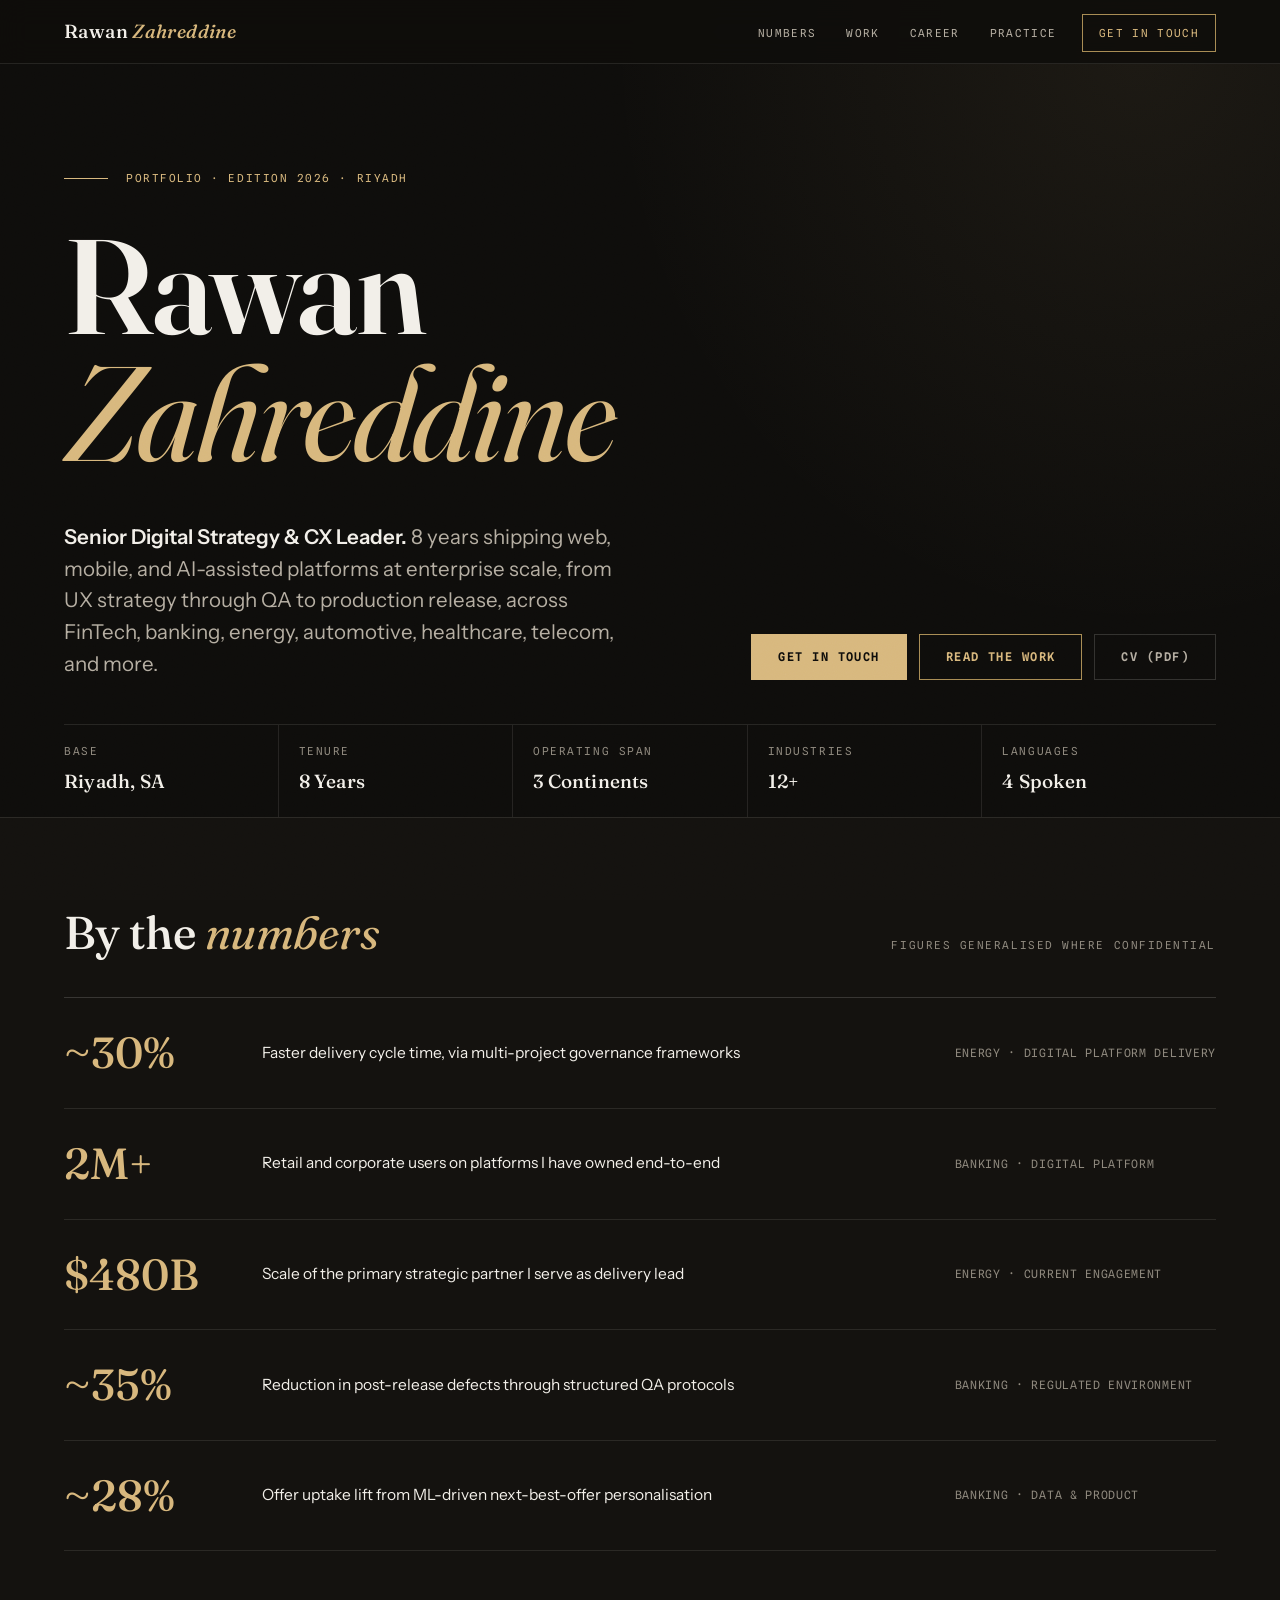
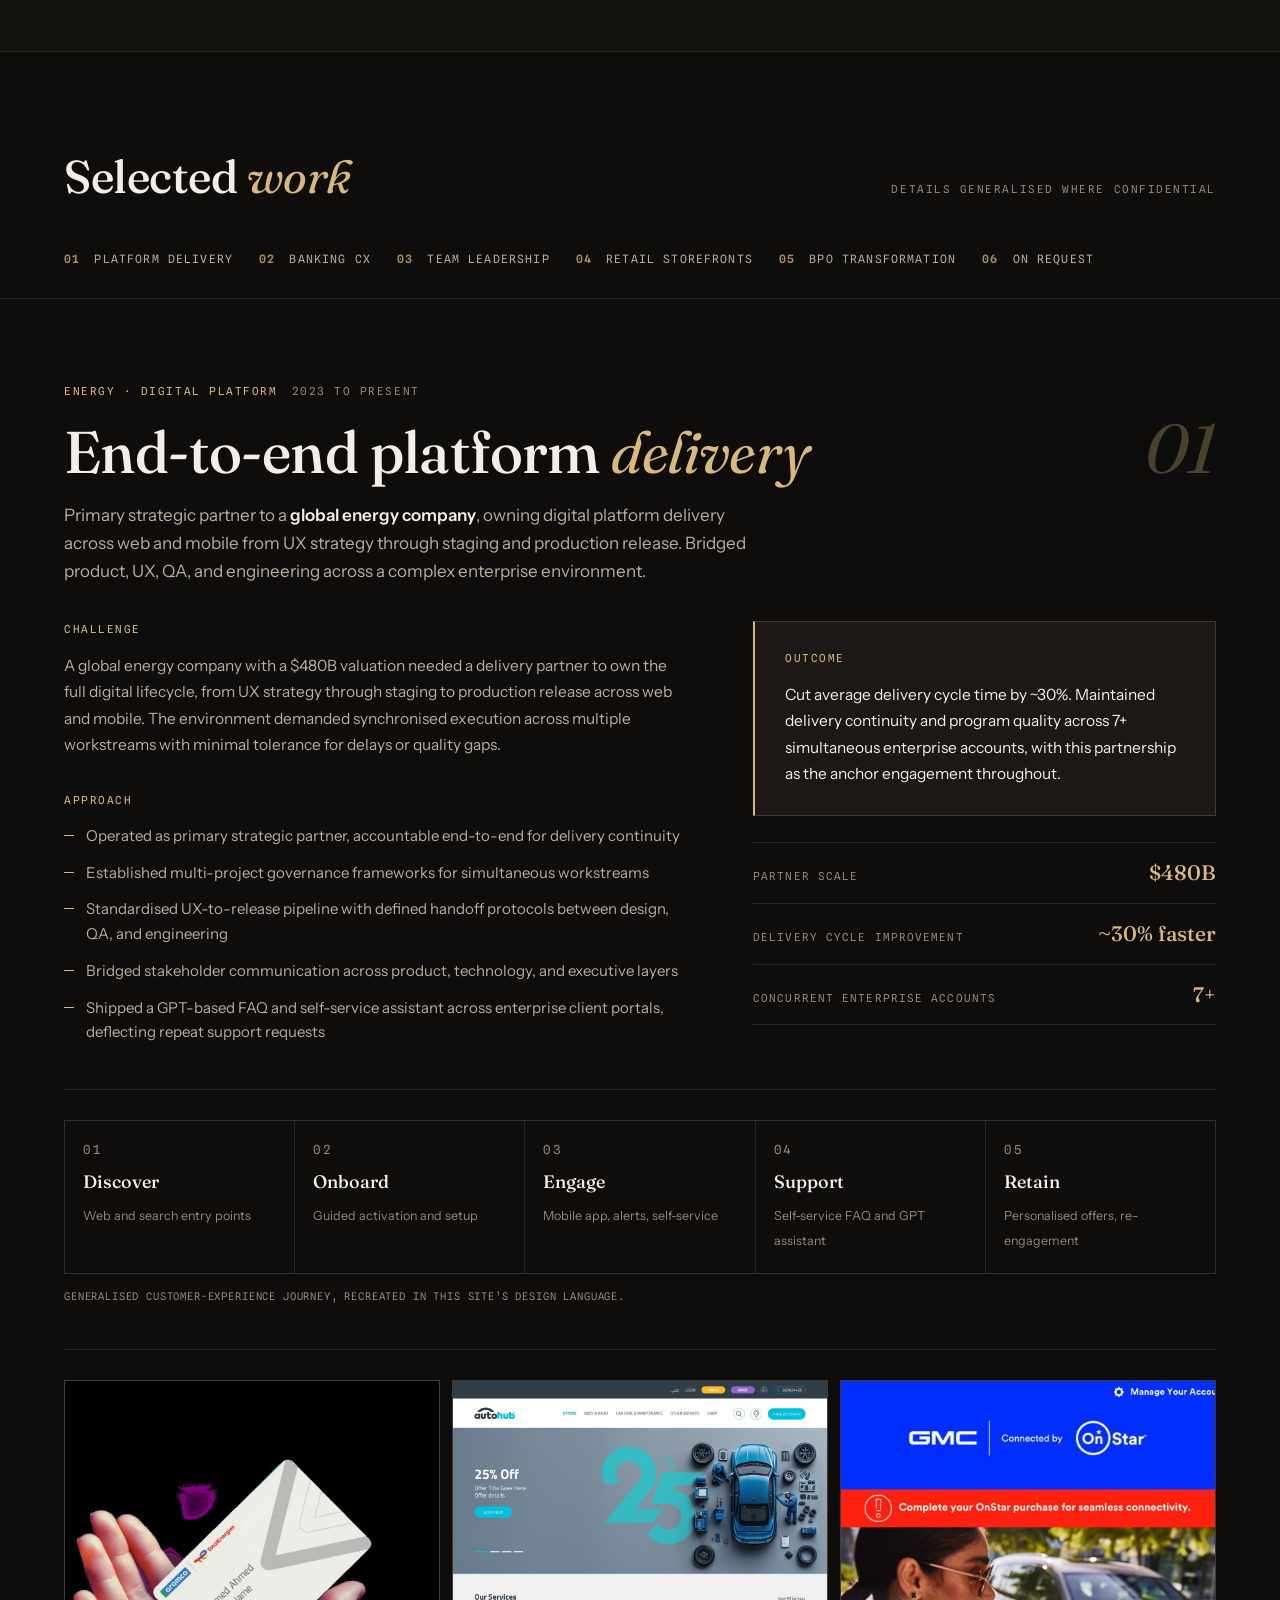
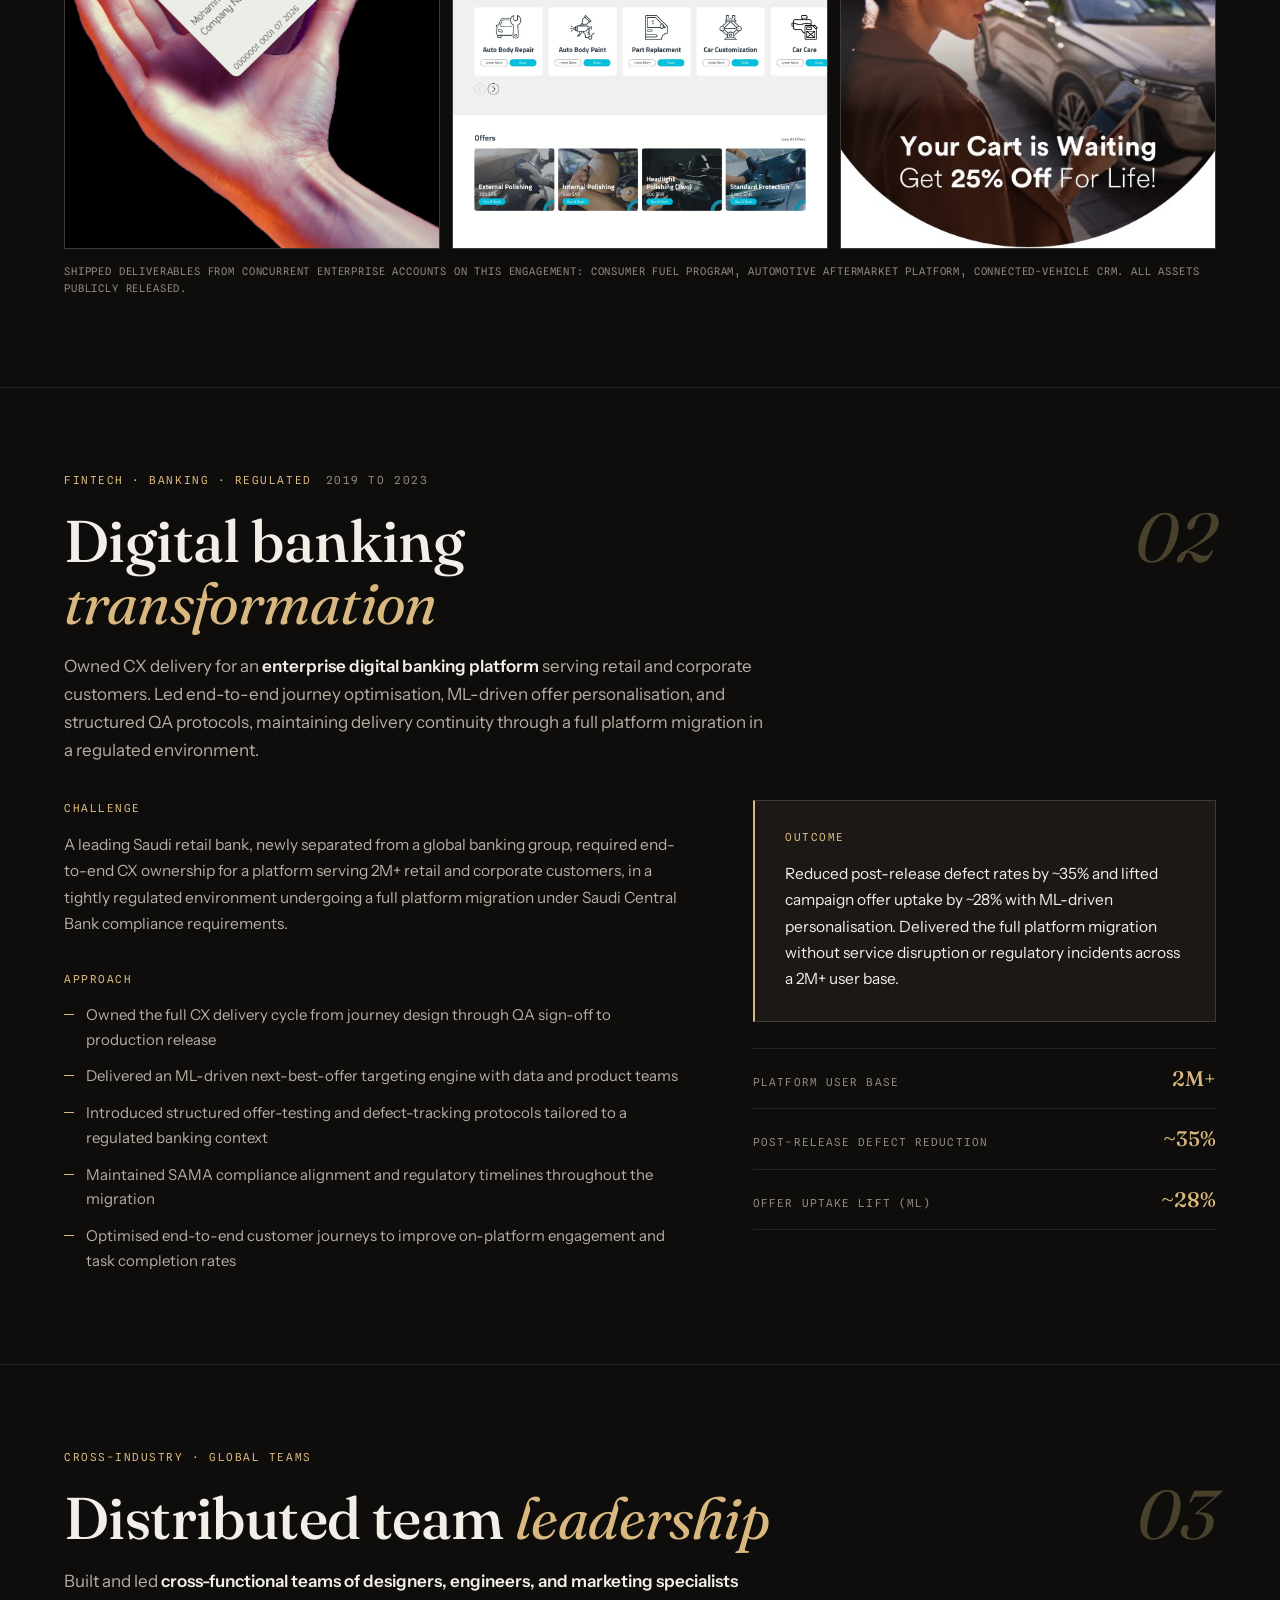
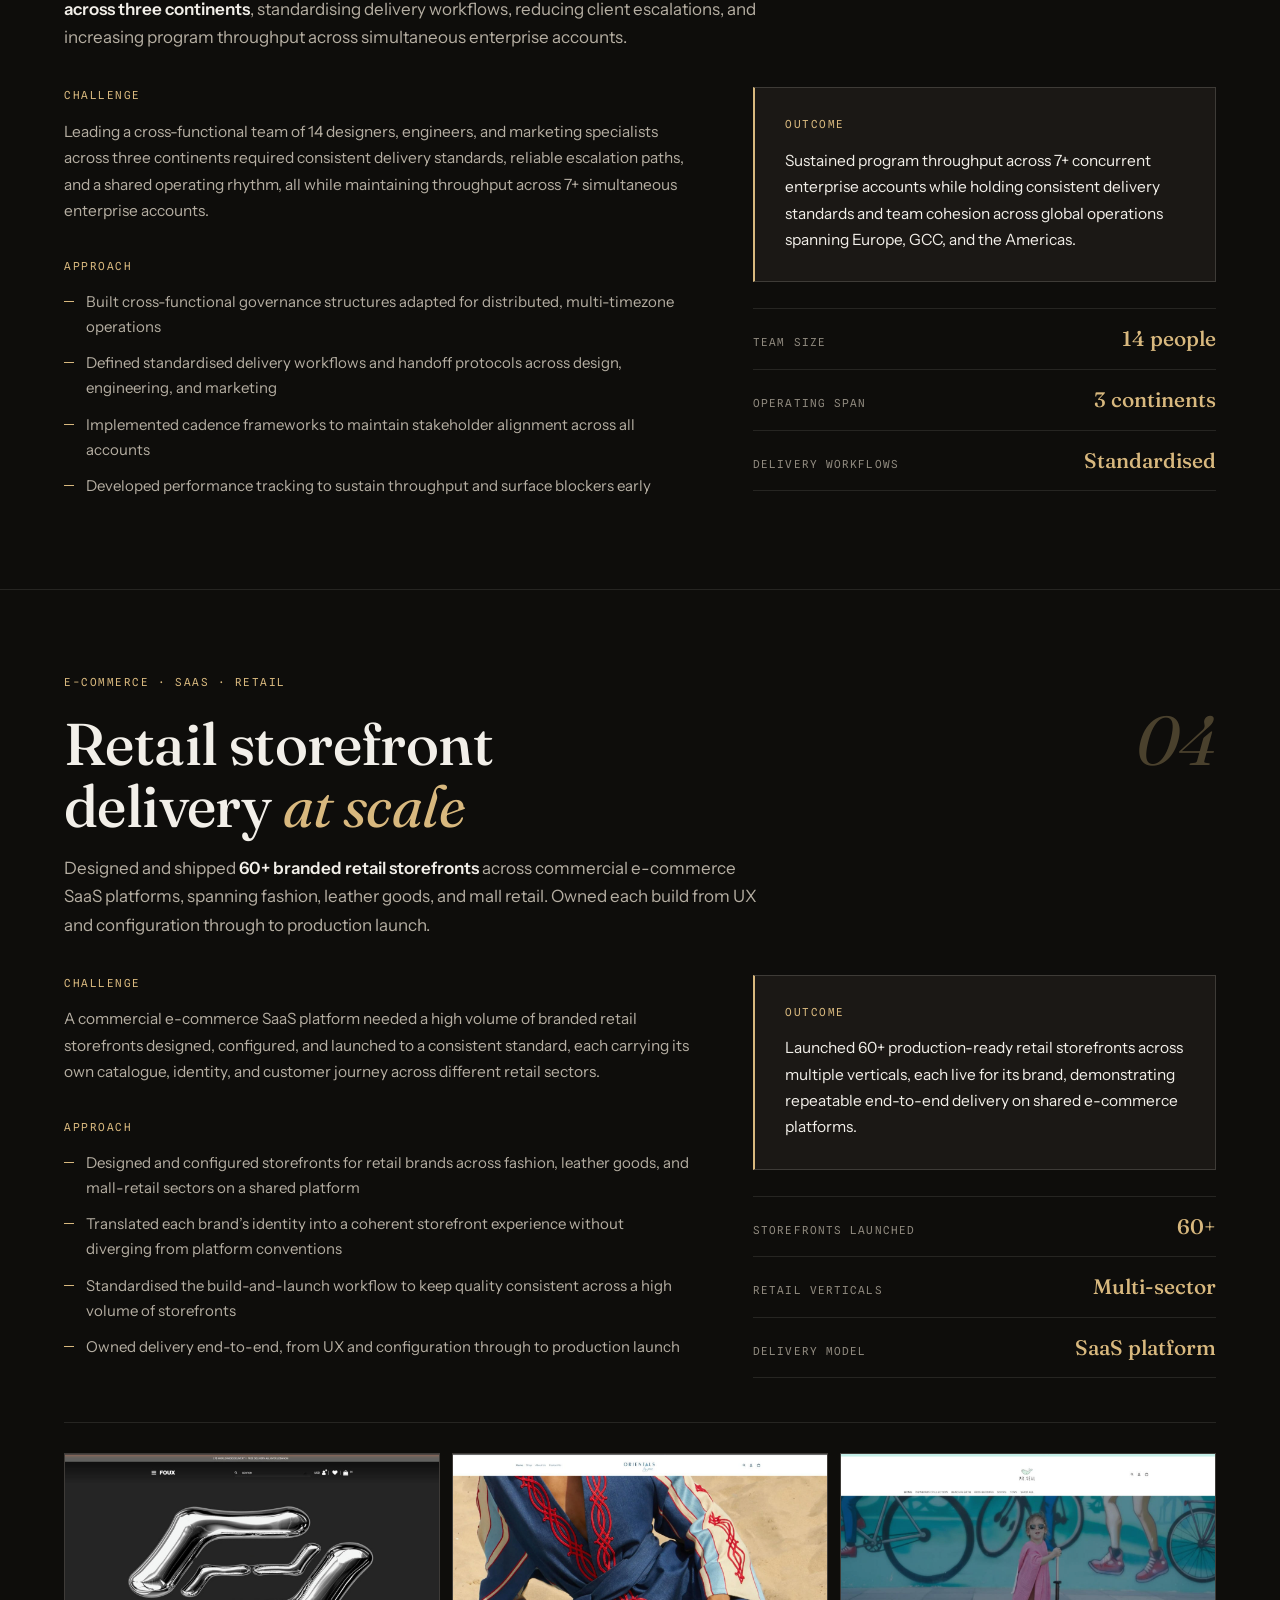
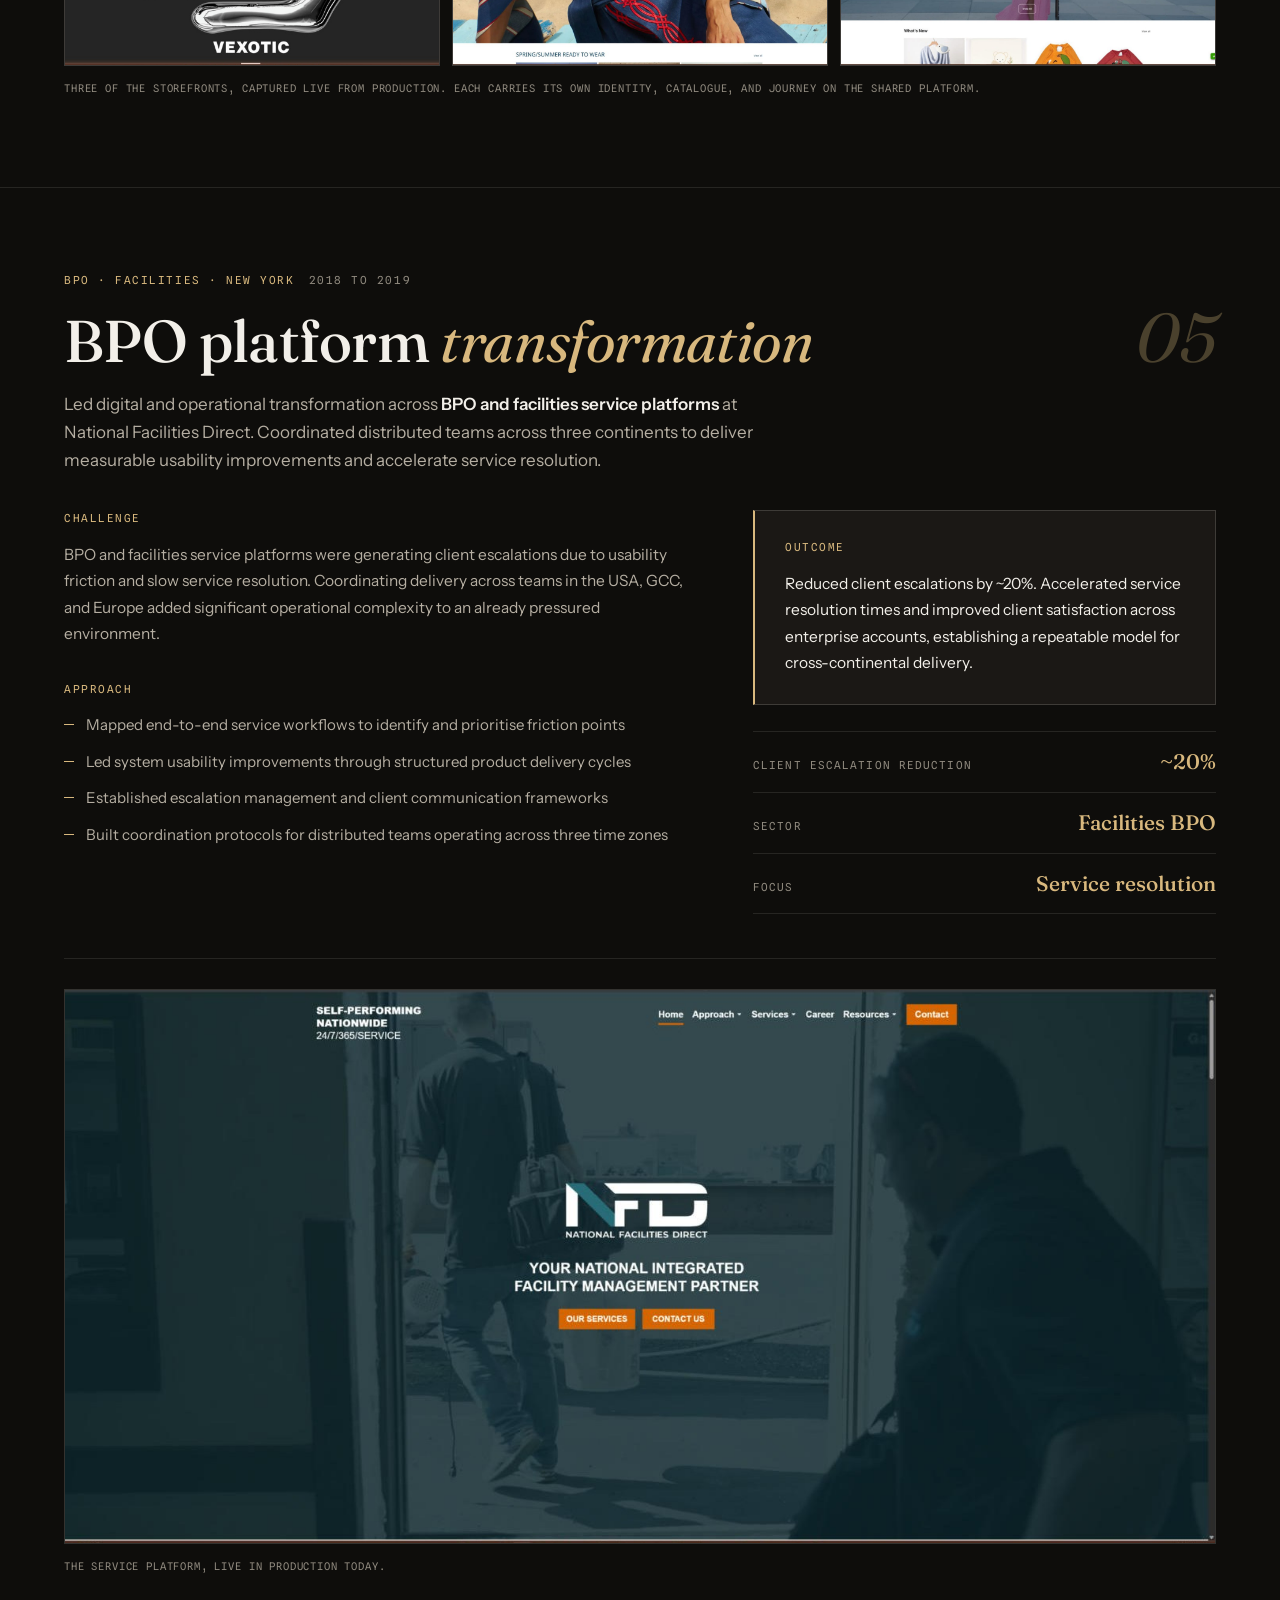
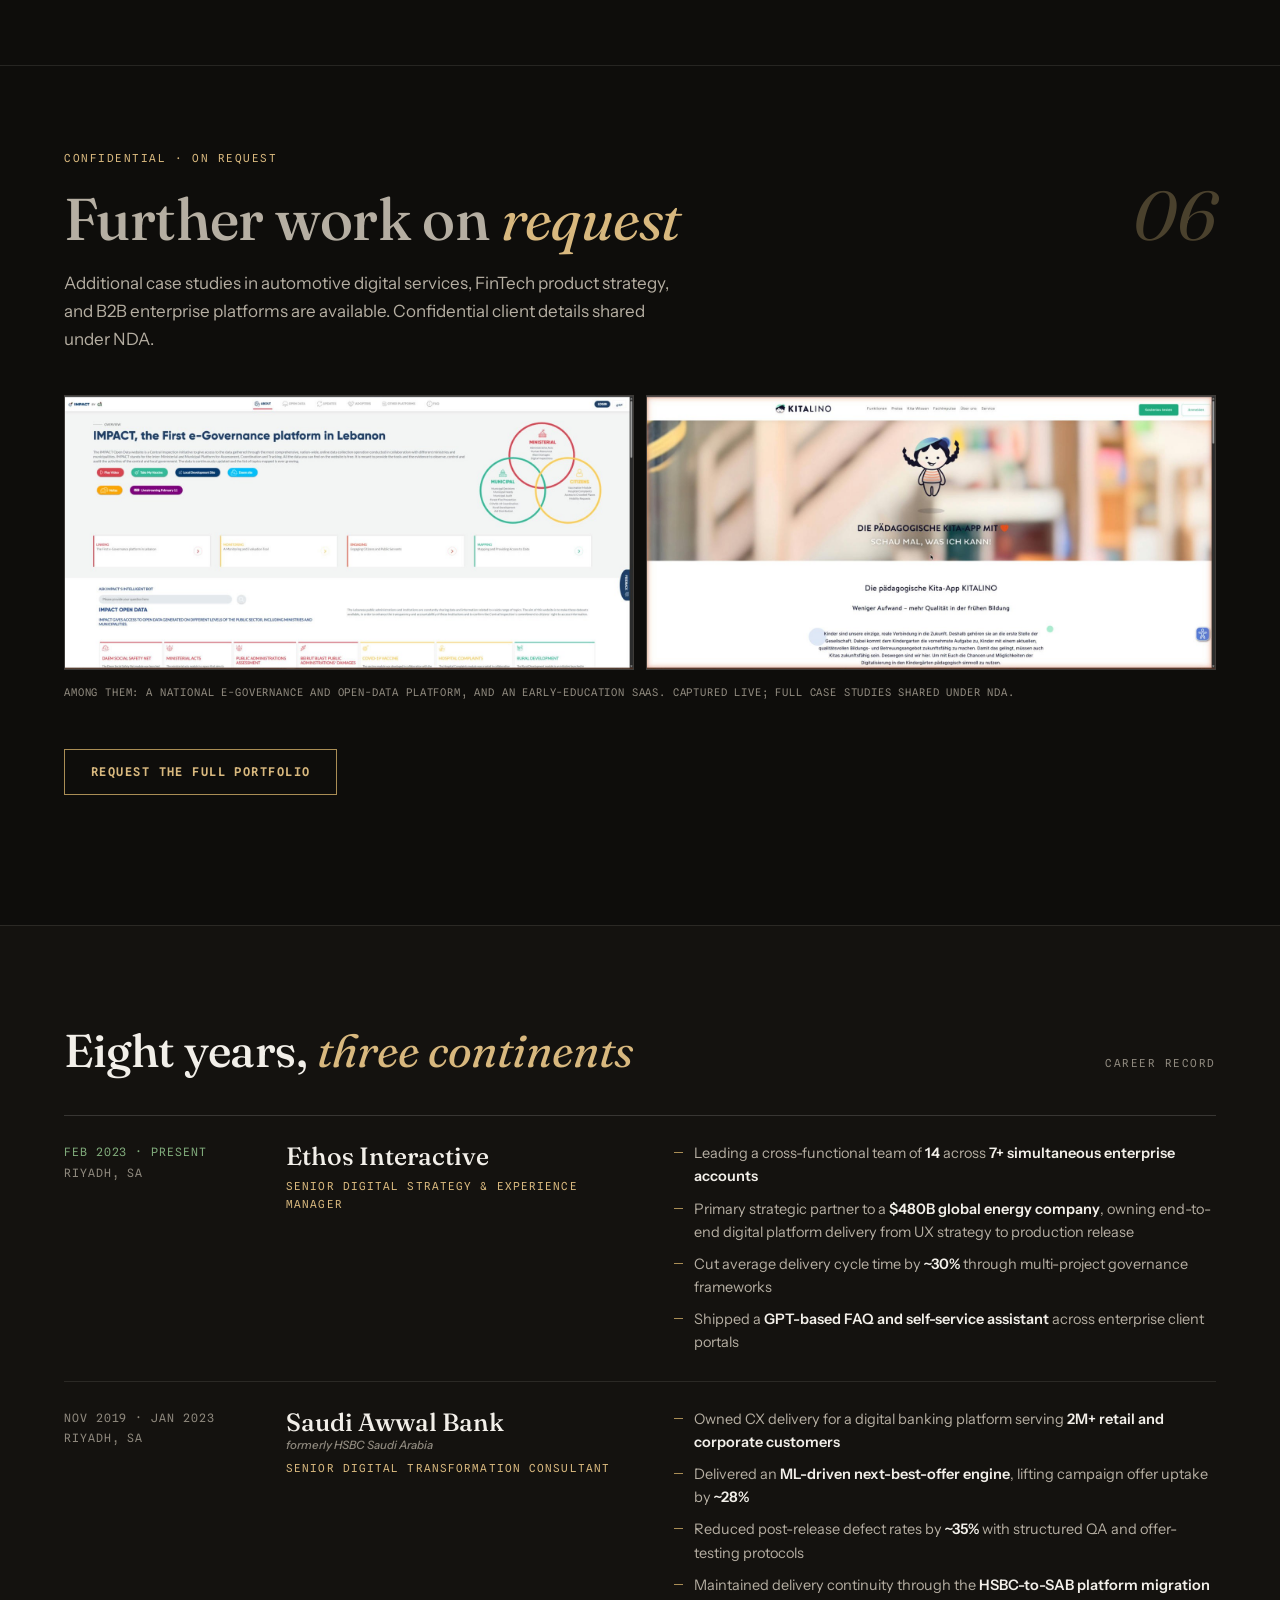
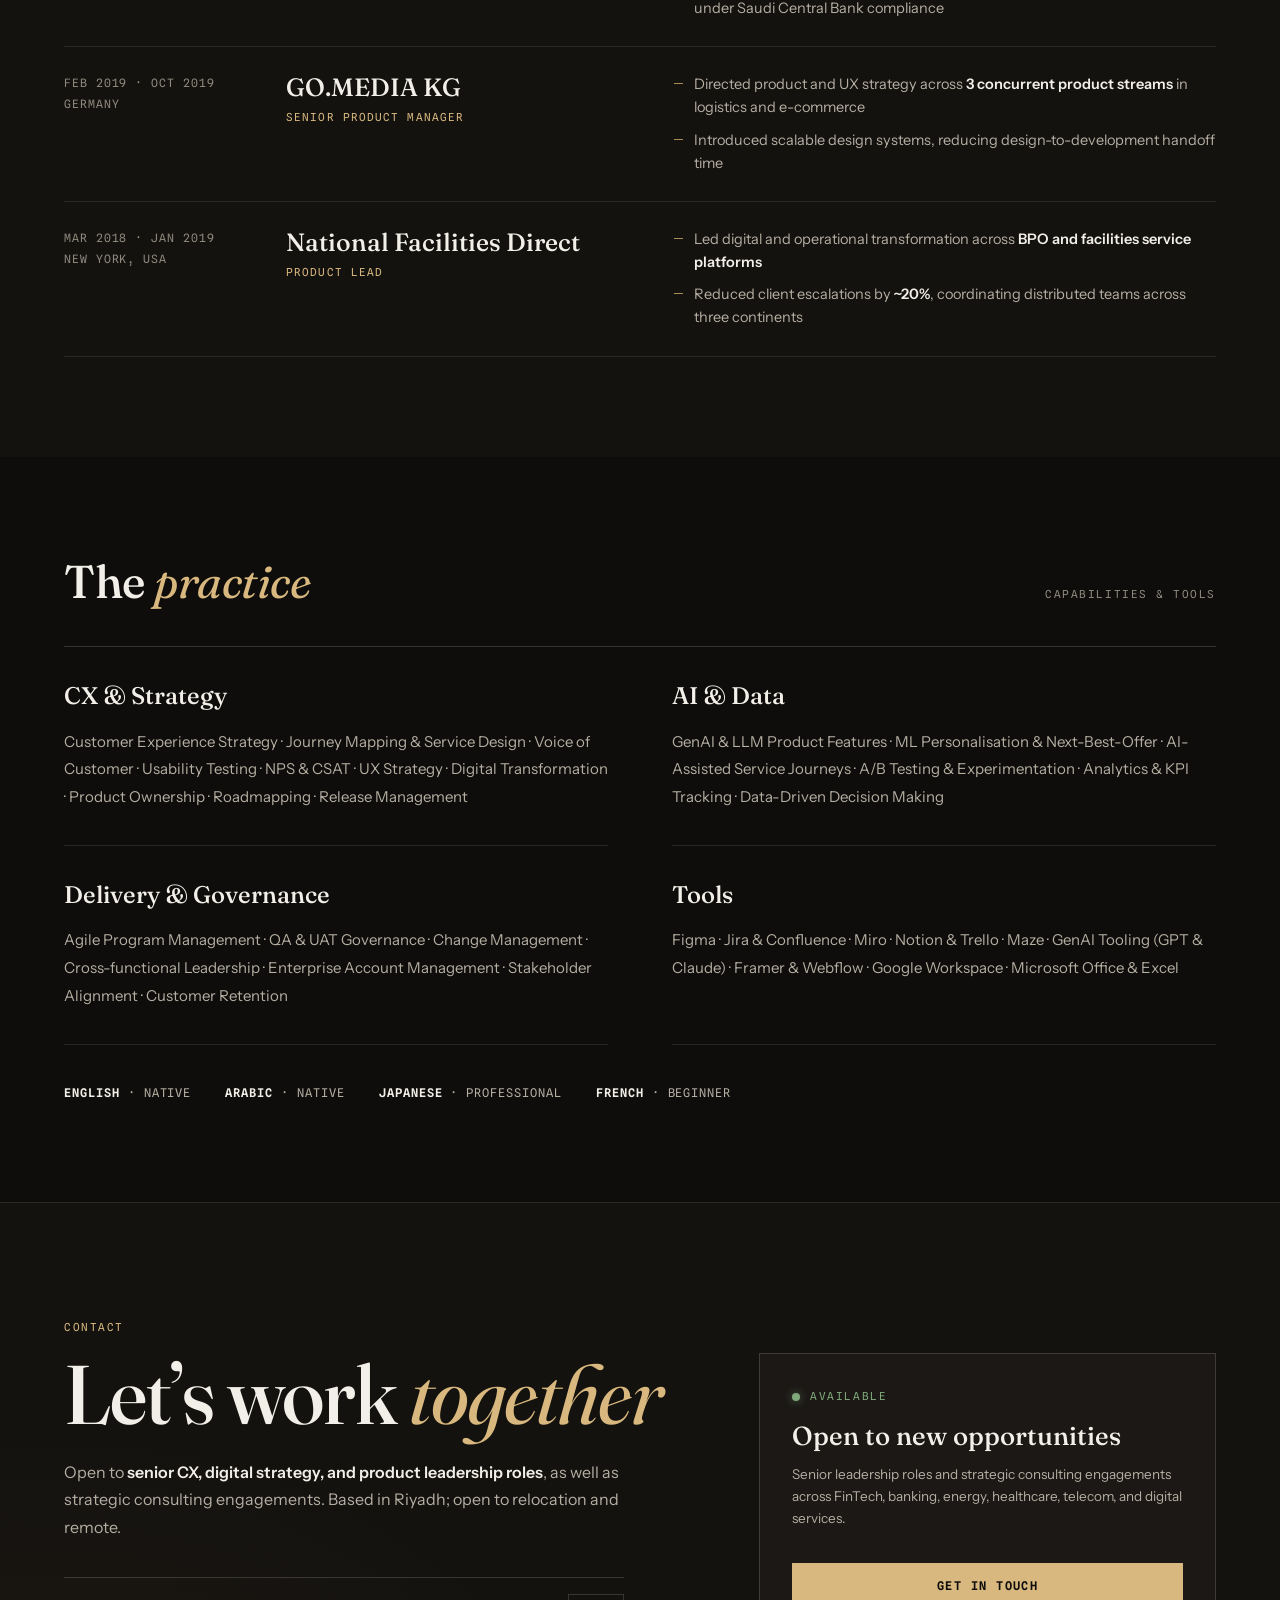
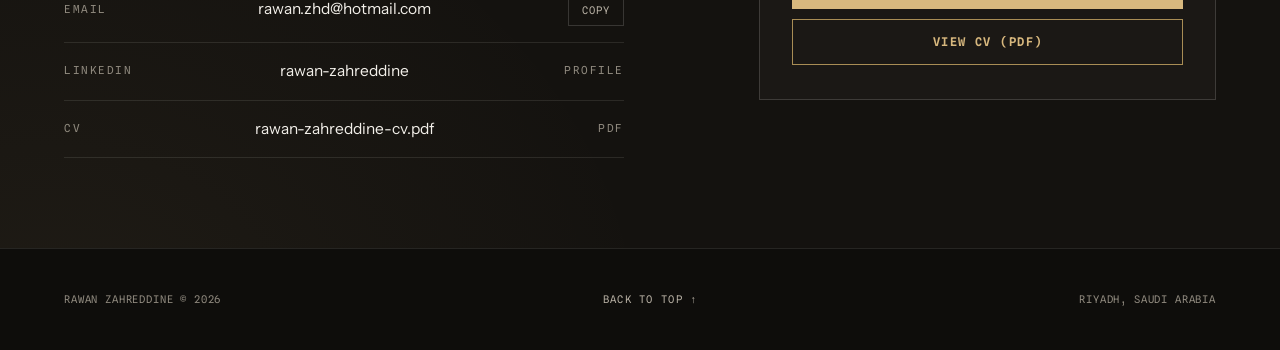
<file: index.html>
<!DOCTYPE html>
<html lang="en" class="js">
<head>
<meta charset="UTF-8"><meta name="viewport" content="width=device-width, initial-scale=1.0">
<title>Rawan Zahreddine · Digital Strategy & CX</title>
<meta name="description" content="Rawan Zahreddine, Senior Digital Strategy & Customer Experience Leader. 8 years shipping web, mobile, and AI-assisted platforms across FinTech, banking, energy, automotive, healthcare, telecom, and more.">
<meta name="robots" content="index, follow, max-image-preview:large, max-snippet:-1">
<meta name="theme-color" content="#0E0D0B">
<link rel="canonical" href="https://rawansportfolio.net/">
<link rel="icon" href="favicon.svg" type="image/svg+xml">
<meta property="og:type" content="website">
<meta property="og:url" content="https://rawansportfolio.net/">
<meta property="og:title" content="Rawan Zahreddine · Digital Strategy & CX">
<meta property="og:description" content="Senior Digital Strategy & CX Leader. 8 years shipping web, mobile, and AI-assisted platforms from UX strategy through production release.">
<meta property="og:image" content="https://rawansportfolio.net/assets/og-image.png">
<meta name="twitter:card" content="summary_large_image">
<link rel="preconnect" href="https://fonts.googleapis.com">
<link rel="preconnect" href="https://fonts.gstatic.com" crossorigin>
<link href="https://fonts.googleapis.com/css2?family=Fraunces:ital,opsz,wght@0,9..144,400;0,9..144,500;0,9..144,600;1,9..144,400&family=Instrument+Sans:wght@400;500;600&family=Spline+Sans+Mono:wght@400;600&display=swap" rel="stylesheet">
<link rel="stylesheet" href="styles.css">
<script type="application/ld+json">
{
  "@context": "https://schema.org",
  "@type": "ProfilePage",
  "mainEntity": {
    "@type": "Person",
    "name": "Rawan Zahreddine",
    "jobTitle": "Senior Digital Strategy & Customer Experience Leader",
    "url": "https://rawansportfolio.net/",
    "email": "mailto:rawan.zhd@hotmail.com",
    "address": { "@type": "PostalAddress", "addressLocality": "Riyadh", "addressCountry": "SA" },
    "sameAs": ["https://linkedin.com/in/rawan-zahreddine-2531191bb"],
    "knowsLanguage": ["en", "ar", "ja", "fr"],
    "worksFor": { "@type": "Organization", "name": "Ethos Interactive" }
  }
}
</script>
<!-- Analytics: create a GA4 property for this domain, then uncomment.
<script async src="https://www.googletagmanager.com/gtag/js?id=G-XXXXXXXXXX"></script>
<script>window.dataLayer=window.dataLayer||[];function gtag(){dataLayer.push(arguments);}gtag('js',new Date());gtag('config','G-XXXXXXXXXX');</script>
-->
</head>
<body>
<a class="skip-link" href="#work">Skip to content</a>

<nav id="nav" aria-label="Primary">
  <a href="#top" class="nav-logo">Rawan <em>Zahreddine</em></a>
  <ul class="nav-links">
    <li><a href="#numbers">Numbers</a></li>
    <li><a href="#work">Work</a></li>
    <li><a href="#experience">Career</a></li>
    <li><a href="#skills">Practice</a></li>
    <li><a href="#contact" class="nav-cta">Get in Touch</a></li>
  </ul>
</nav>

<!-- ══ MASTHEAD ══ -->
<header id="hero">
  <span id="top"></span>
  <div class="hero-glow"></div>
  <div class="wrap">
    <div class="masthead-issue reveal">
      <span class="line"></span>
      <span class="k k--accent">Portfolio · Edition 2026 · Riyadh</span>
    </div>
    <h1 class="hero-name reveal">Rawan <em>Zahreddine</em></h1>
    <div class="hero-spec">
      <p class="hero-lede reveal"><strong>Senior Digital Strategy &amp; CX Leader.</strong>
      8 years shipping web, mobile, and AI-assisted platforms at enterprise scale, from UX strategy through QA to production release, across FinTech, banking, energy, automotive, healthcare, telecom, and more.</p>
      <div class="hero-actions reveal">
        <a class="btn btn--solid" href="#contact">Get in Touch</a>
        <a class="btn" href="#work">Read the Work</a>
        <a class="btn btn--ghost" href="assets/rawan-zahreddine-cv.pdf" target="_blank" rel="noopener">CV (PDF)</a>
      </div>
    </div>
    <div class="dossier-row reveal">
      <div class="dossier-cell"><span class="k">Base</span><strong>Riyadh, SA</strong></div>
      <div class="dossier-cell"><span class="k">Tenure</span><strong>8 Years</strong></div>
      <div class="dossier-cell"><span class="k">Operating span</span><strong>3 Continents</strong></div>
      <div class="dossier-cell"><span class="k">Industries</span><strong>12+</strong></div>
      <div class="dossier-cell"><span class="k">Languages</span><strong>4 Spoken</strong></div>
    </div>
  </div>
</header>

<!-- ══ BY THE NUMBERS ══ -->
<section id="numbers" aria-labelledby="numbers-t">
  <div class="wrap">
    <div class="sec-head reveal">
      <h2 class="sec-title" id="numbers-t">By the <em>numbers</em></h2>
      <span class="k">Figures generalised where confidential</span>
    </div>
    <div class="ledger reveal">
      <div class="ledger-row">
        <span class="ledger-num" data-count="30" data-prefix="~" data-suffix="%">~30%</span>
        <span class="ledger-what">Faster delivery cycle time, via multi-project governance frameworks</span>
        <span class="ledger-src">Energy · digital platform delivery</span>
      </div>
      <div class="ledger-row">
        <span class="ledger-num" data-count="2" data-suffix="M+">2M+</span>
        <span class="ledger-what">Retail and corporate users on platforms I have owned end-to-end</span>
        <span class="ledger-src">Banking · digital platform</span>
      </div>
      <div class="ledger-row">
        <span class="ledger-num">$480B</span>
        <span class="ledger-what">Scale of the primary strategic partner I serve as delivery lead</span>
        <span class="ledger-src">Energy · current engagement</span>
      </div>
      <div class="ledger-row">
        <span class="ledger-num" data-count="35" data-prefix="~" data-suffix="%">~35%</span>
        <span class="ledger-what">Reduction in post-release defects through structured QA protocols</span>
        <span class="ledger-src">Banking · regulated environment</span>
      </div>
      <div class="ledger-row">
        <span class="ledger-num" data-count="28" data-prefix="~" data-suffix="%">~28%</span>
        <span class="ledger-what">Offer uptake lift from ML-driven next-best-offer personalisation</span>
        <span class="ledger-src">Banking · data &amp; product</span>
      </div>
    </div>
  </div>
</section>

<!-- ══ WORK: CHAPTERS ══ -->
<main id="work">
  <div class="wrap">
    <div class="sec-head reveal">
      <h2 class="sec-title">Selected <em>work</em></h2>
      <span class="k">Details generalised where confidential</span>
    </div>
    <nav class="contents reveal" aria-label="Case studies">
      <a href="#c1"><b>01</b> Platform Delivery</a>
      <a href="#c2"><b>02</b> Banking CX</a>
      <a href="#c3"><b>03</b> Team Leadership</a>
      <a href="#c4"><b>04</b> Retail Storefronts</a>
      <a href="#c5"><b>05</b> BPO Transformation</a>
      <a href="#c6"><b>06</b> On Request</a>
    </nav>
  </div>

  <!-- CH 01 -->
  <article class="chapter" id="c1">
    <div class="wrap">
      <div class="chapter-head reveal">
        <div>
          <div class="chapter-kicker"><span class="k k--accent">Energy · Digital Platform</span><span class="k">2023 to present</span></div>
          <div class="chapter-title-row"><h3 class="chapter-title">End-to-end platform <em>delivery</em></h3><span class="chapter-no" aria-hidden="true">01</span></div>
          <p class="chapter-lede">Primary strategic partner to a <strong>global energy company</strong>, owning digital platform delivery across web and mobile from UX strategy through staging and production release. Bridged product, UX, QA, and engineering across a complex enterprise environment.</p>
        </div>
      </div>
      <div class="chapter-body">
        <div>
          <div class="cs-block reveal">
            <span class="k k--accent cs-label">Challenge</span>
            <p class="cs-text">A global energy company with a $480B valuation needed a delivery partner to own the full digital lifecycle, from UX strategy through staging to production release across web and mobile. The environment demanded synchronised execution across multiple workstreams with minimal tolerance for delays or quality gaps.</p>
          </div>
          <div class="cs-block reveal">
            <span class="k k--accent cs-label">Approach</span>
            <ul class="cs-list">
              <li>Operated as primary strategic partner, accountable end-to-end for delivery continuity</li>
              <li>Established multi-project governance frameworks for simultaneous workstreams</li>
              <li>Standardised UX-to-release pipeline with defined handoff protocols between design, QA, and engineering</li>
              <li>Bridged stakeholder communication across product, technology, and executive layers</li>
              <li>Shipped a GPT-based FAQ and self-service assistant across enterprise client portals, deflecting repeat support requests</li>
            </ul>
          </div>
        </div>
        <div class="reveal">
          <div class="outcome-panel">
            <span class="k k--accent cs-label">Outcome</span>
            <p class="cs-text">Cut average delivery cycle time by ~30%. Maintained delivery continuity and program quality across 7+ simultaneous enterprise accounts, with this partnership as the anchor engagement throughout.</p>
          </div>
          <div class="chapter-metrics">
            <div class="cm-row"><span class="cm-key">Partner scale</span><span class="cm-val">$480B</span></div>
            <div class="cm-row"><span class="cm-key">Delivery cycle improvement</span><span class="cm-val">~30% faster</span></div>
            <div class="cm-row"><span class="cm-key">Concurrent enterprise accounts</span><span class="cm-val">7+</span></div>
          </div>
        </div>
      </div>
      <figure class="artifact reveal">
        <div class="journey">
          <div class="journey-step"><span class="k k--accent">01</span><b>Discover</b><span>Web and search entry points</span></div>
          <div class="journey-step"><span class="k k--accent">02</span><b>Onboard</b><span>Guided activation and setup</span></div>
          <div class="journey-step"><span class="k k--accent">03</span><b>Engage</b><span>Mobile app, alerts, self-service</span></div>
          <div class="journey-step"><span class="k k--accent">04</span><b>Support</b><span>Self-service FAQ and GPT assistant</span></div>
          <div class="journey-step"><span class="k k--accent">05</span><b>Retain</b><span>Personalised offers, re-engagement</span></div>
        </div>
        <figcaption>Generalised customer-experience journey, recreated in this site&rsquo;s design language.</figcaption>
      </figure>
      <figure class="artifact reveal">
        <div class="media-band media-band--mixed">
          <figure><img src="assets/work/energy-fuel-card.jpg" alt="Consumer fuel-card program visual from the energy engagement" loading="lazy" width="1200" height="1220"></figure>
          <figure><img src="assets/work/auto-site-home.jpg" alt="Automotive aftermarket platform homepage, shipped to production" loading="lazy" width="1200" height="4517"></figure>
          <figure><img src="assets/work/auto-crm-1.jpg" alt="Connected-vehicle CRM winback email template" loading="lazy" width="600" height="616"></figure>
        </div>
        <figcaption>Shipped deliverables from concurrent enterprise accounts on this engagement: consumer fuel program, automotive aftermarket platform, connected-vehicle CRM. All assets publicly released.</figcaption>
      </figure>
    </div>
  </article>

  <!-- CH 02 -->
  <article class="chapter" id="c2">
    <div class="wrap">
      <div class="chapter-head reveal">
        <div>
          <div class="chapter-kicker"><span class="k k--accent">FinTech · Banking · Regulated</span><span class="k">2019 to 2023</span></div>
          <div class="chapter-title-row"><h3 class="chapter-title">Digital banking <em>transformation</em></h3><span class="chapter-no" aria-hidden="true">02</span></div>
          <p class="chapter-lede">Owned CX delivery for an <strong>enterprise digital banking platform</strong> serving retail and corporate customers. Led end-to-end journey optimisation, ML-driven offer personalisation, and structured QA protocols, maintaining delivery continuity through a full platform migration in a regulated environment.</p>
        </div>
      </div>
      <div class="chapter-body">
        <div>
          <div class="cs-block reveal">
            <span class="k k--accent cs-label">Challenge</span>
            <p class="cs-text">A leading Saudi retail bank, newly separated from a global banking group, required end-to-end CX ownership for a platform serving 2M+ retail and corporate customers, in a tightly regulated environment undergoing a full platform migration under Saudi Central Bank compliance requirements.</p>
          </div>
          <div class="cs-block reveal">
            <span class="k k--accent cs-label">Approach</span>
            <ul class="cs-list">
              <li>Owned the full CX delivery cycle from journey design through QA sign-off to production release</li>
              <li>Delivered an ML-driven next-best-offer targeting engine with data and product teams</li>
              <li>Introduced structured offer-testing and defect-tracking protocols tailored to a regulated banking context</li>
              <li>Maintained SAMA compliance alignment and regulatory timelines throughout the migration</li>
              <li>Optimised end-to-end customer journeys to improve on-platform engagement and task completion rates</li>
            </ul>
          </div>
        </div>
        <div class="reveal">
          <div class="outcome-panel">
            <span class="k k--accent cs-label">Outcome</span>
            <p class="cs-text">Reduced post-release defect rates by ~35% and lifted campaign offer uptake by ~28% with ML-driven personalisation. Delivered the full platform migration without service disruption or regulatory incidents across a 2M+ user base.</p>
          </div>
          <div class="chapter-metrics">
            <div class="cm-row"><span class="cm-key">Platform user base</span><span class="cm-val">2M+</span></div>
            <div class="cm-row"><span class="cm-key">Post-release defect reduction</span><span class="cm-val">~35%</span></div>
            <div class="cm-row"><span class="cm-key">Offer uptake lift (ML)</span><span class="cm-val">~28%</span></div>
          </div>
        </div>
      </div>
    </div>
  </article>

  <!-- CH 03 -->
  <article class="chapter" id="c3">
    <div class="wrap">
      <div class="chapter-head reveal">
        <div>
          <div class="chapter-kicker"><span class="k k--accent">Cross-Industry · Global Teams</span></div>
          <div class="chapter-title-row"><h3 class="chapter-title">Distributed team <em>leadership</em></h3><span class="chapter-no" aria-hidden="true">03</span></div>
          <p class="chapter-lede">Built and led <strong>cross-functional teams of designers, engineers, and marketing specialists across three continents</strong>, standardising delivery workflows, reducing client escalations, and increasing program throughput across simultaneous enterprise accounts.</p>
        </div>
      </div>
      <div class="chapter-body">
        <div>
          <div class="cs-block reveal">
            <span class="k k--accent cs-label">Challenge</span>
            <p class="cs-text">Leading a cross-functional team of 14 designers, engineers, and marketing specialists across three continents required consistent delivery standards, reliable escalation paths, and a shared operating rhythm, all while maintaining throughput across 7+ simultaneous enterprise accounts.</p>
          </div>
          <div class="cs-block reveal">
            <span class="k k--accent cs-label">Approach</span>
            <ul class="cs-list">
              <li>Built cross-functional governance structures adapted for distributed, multi-timezone operations</li>
              <li>Defined standardised delivery workflows and handoff protocols across design, engineering, and marketing</li>
              <li>Implemented cadence frameworks to maintain stakeholder alignment across all accounts</li>
              <li>Developed performance tracking to sustain throughput and surface blockers early</li>
            </ul>
          </div>
        </div>
        <div class="reveal">
          <div class="outcome-panel">
            <span class="k k--accent cs-label">Outcome</span>
            <p class="cs-text">Sustained program throughput across 7+ concurrent enterprise accounts while holding consistent delivery standards and team cohesion across global operations spanning Europe, GCC, and the Americas.</p>
          </div>
          <div class="chapter-metrics">
            <div class="cm-row"><span class="cm-key">Team size</span><span class="cm-val">14 people</span></div>
            <div class="cm-row"><span class="cm-key">Operating span</span><span class="cm-val">3 continents</span></div>
            <div class="cm-row"><span class="cm-key">Delivery workflows</span><span class="cm-val">Standardised</span></div>
          </div>
        </div>
      </div>
    </div>
  </article>

  <!-- CH 04 -->
  <article class="chapter" id="c4">
    <div class="wrap">
      <div class="chapter-head reveal">
        <div>
          <div class="chapter-kicker"><span class="k k--accent">E-commerce · SaaS · Retail</span></div>
          <div class="chapter-title-row"><h3 class="chapter-title">Retail storefront delivery <em>at scale</em></h3><span class="chapter-no" aria-hidden="true">04</span></div>
          <p class="chapter-lede">Designed and shipped <strong>60+ branded retail storefronts</strong> across commercial e-commerce SaaS platforms, spanning fashion, leather goods, and mall retail. Owned each build from UX and configuration through to production launch.</p>
        </div>
      </div>
      <div class="chapter-body">
        <div>
          <div class="cs-block reveal">
            <span class="k k--accent cs-label">Challenge</span>
            <p class="cs-text">A commercial e-commerce SaaS platform needed a high volume of branded retail storefronts designed, configured, and launched to a consistent standard, each carrying its own catalogue, identity, and customer journey across different retail sectors.</p>
          </div>
          <div class="cs-block reveal">
            <span class="k k--accent cs-label">Approach</span>
            <ul class="cs-list">
              <li>Designed and configured storefronts for retail brands across fashion, leather goods, and mall-retail sectors on a shared platform</li>
              <li>Translated each brand&rsquo;s identity into a coherent storefront experience without diverging from platform conventions</li>
              <li>Standardised the build-and-launch workflow to keep quality consistent across a high volume of storefronts</li>
              <li>Owned delivery end-to-end, from UX and configuration through to production launch</li>
            </ul>
          </div>
        </div>
        <div class="reveal">
          <div class="outcome-panel">
            <span class="k k--accent cs-label">Outcome</span>
            <p class="cs-text">Launched 60+ production-ready retail storefronts across multiple verticals, each live for its brand, demonstrating repeatable end-to-end delivery on shared e-commerce platforms.</p>
          </div>
          <div class="chapter-metrics">
            <div class="cm-row"><span class="cm-key">Storefronts launched</span><span class="cm-val">60+</span></div>
            <div class="cm-row"><span class="cm-key">Retail verticals</span><span class="cm-val">Multi-sector</span></div>
            <div class="cm-row"><span class="cm-key">Delivery model</span><span class="cm-val">SaaS platform</span></div>
          </div>
        </div>
      </div>
      <figure class="artifact reveal">
        <div class="media-band media-band--sites">
          <figure><img src="assets/work/store-foux.jpg" alt="Live storefront: vegan luxury accessories brand" loading="lazy" width="1456" height="700"></figure>
          <figure><img src="assets/work/store-orientals.jpg" alt="Live storefront: resortwear fashion brand" loading="lazy" width="1456" height="700"></figure>
          <figure><img src="assets/work/store-mrseal.jpg" alt="Live storefront: children&rsquo;s essentials brand" loading="lazy" width="1456" height="700"></figure>
        </div>
        <figcaption>Three of the storefronts, captured live from production. Each carries its own identity, catalogue, and journey on the shared platform.</figcaption>
      </figure>
    </div>
  </article>

  <!-- CH 05 -->
  <article class="chapter" id="c5">
    <div class="wrap">
      <div class="chapter-head reveal">
        <div>
          <div class="chapter-kicker"><span class="k k--accent">BPO · Facilities · New York</span><span class="k">2018 to 2019</span></div>
          <div class="chapter-title-row"><h3 class="chapter-title">BPO platform <em>transformation</em></h3><span class="chapter-no" aria-hidden="true">05</span></div>
          <p class="chapter-lede">Led digital and operational transformation across <strong>BPO and facilities service platforms</strong> at National Facilities Direct. Coordinated distributed teams across three continents to deliver measurable usability improvements and accelerate service resolution.</p>
        </div>
      </div>
      <div class="chapter-body">
        <div>
          <div class="cs-block reveal">
            <span class="k k--accent cs-label">Challenge</span>
            <p class="cs-text">BPO and facilities service platforms were generating client escalations due to usability friction and slow service resolution. Coordinating delivery across teams in the USA, GCC, and Europe added significant operational complexity to an already pressured environment.</p>
          </div>
          <div class="cs-block reveal">
            <span class="k k--accent cs-label">Approach</span>
            <ul class="cs-list">
              <li>Mapped end-to-end service workflows to identify and prioritise friction points</li>
              <li>Led system usability improvements through structured product delivery cycles</li>
              <li>Established escalation management and client communication frameworks</li>
              <li>Built coordination protocols for distributed teams operating across three time zones</li>
            </ul>
          </div>
        </div>
        <div class="reveal">
          <div class="outcome-panel">
            <span class="k k--accent cs-label">Outcome</span>
            <p class="cs-text">Reduced client escalations by ~20%. Accelerated service resolution times and improved client satisfaction across enterprise accounts, establishing a repeatable model for cross-continental delivery.</p>
          </div>
          <div class="chapter-metrics">
            <div class="cm-row"><span class="cm-key">Client escalation reduction</span><span class="cm-val">~20%</span></div>
            <div class="cm-row"><span class="cm-key">Sector</span><span class="cm-val">Facilities BPO</span></div>
            <div class="cm-row"><span class="cm-key">Focus</span><span class="cm-val">Service resolution</span></div>
          </div>
        </div>
      </div>
      <figure class="artifact reveal">
        <div class="media-wide"><img src="assets/work/bpo-nfd.jpg" alt="The facilities service platform, captured live in production" loading="lazy" width="1456" height="700"></div>
        <figcaption>The service platform, live in production today.</figcaption>
      </figure>
    </div>
  </article>

  <!-- CH 06 -->
  <article class="chapter chapter--nda" id="c6">
    <div class="wrap">
      <div class="chapter-head reveal">
        <div>
          <div class="chapter-kicker"><span class="k k--accent">Confidential · On Request</span></div>
          <div class="chapter-title-row"><h3 class="chapter-title">Further work on <em>request</em></h3><span class="chapter-no" aria-hidden="true">06</span></div>
          <p class="chapter-lede">Additional case studies in automotive digital services, FinTech product strategy, and B2B enterprise platforms are available. Confidential client details shared under NDA.</p>
        </div>
      </div>
      <figure class="artifact reveal" style="margin-top:0; padding-top:6px; border-top:0;">
        <div class="media-band media-band--two">
          <figure><img src="assets/work/gov-impact.jpg" alt="National e-governance and open-data platform" loading="lazy" width="1456" height="700"></figure>
          <figure><img src="assets/work/edtech-kitalino.jpg" alt="Early-education SaaS platform" loading="lazy" width="1456" height="700"></figure>
        </div>
        <figcaption>Among them: a national e-governance and open-data platform, and an early-education SaaS. Captured live; full case studies shared under NDA.</figcaption>
      </figure>
      <div class="reveal cta-row"><a class="btn" href="mailto:rawan.zhd@hotmail.com?subject=Portfolio%20request">Request the Full Portfolio</a></div>
    </div>
  </article>
</main>

<!-- ══ CAREER ══ -->
<section id="experience" aria-labelledby="xp-t">
  <div class="wrap">
    <div class="sec-head reveal">
      <h2 class="sec-title" id="xp-t">Eight years, <em>three continents</em></h2>
      <span class="k">Career record</span>
    </div>
    <div class="xp">
      <div class="xp-row reveal">
        <div class="xp-when"><span class="now">Feb 2023 · Present</span><br><span class="xp-loc">Riyadh, SA</span></div>
        <div><h3 class="xp-co">Ethos Interactive</h3><div class="xp-role">Senior Digital Strategy &amp; Experience Manager</div></div>
        <ul class="xp-notes">
          <li>Leading a cross-functional team of <strong>14</strong> across <strong>7+ simultaneous enterprise accounts</strong></li>
          <li>Primary strategic partner to a <strong>$480B global energy company</strong>, owning end-to-end digital platform delivery from UX strategy to production release</li>
          <li>Cut average delivery cycle time by <strong>~30%</strong> through multi-project governance frameworks</li>
          <li>Shipped a <strong>GPT-based FAQ and self-service assistant</strong> across enterprise client portals</li>
        </ul>
      </div>
      <div class="xp-row reveal">
        <div class="xp-when"><span class="xp-dates">Nov 2019 · Jan 2023</span><br><span class="xp-loc">Riyadh, SA</span></div>
        <div><h3 class="xp-co">Saudi Awwal Bank<small>formerly HSBC Saudi Arabia</small></h3><div class="xp-role">Senior Digital Transformation Consultant</div></div>
        <ul class="xp-notes">
          <li>Owned CX delivery for a digital banking platform serving <strong>2M+ retail and corporate customers</strong></li>
          <li>Delivered an <strong>ML-driven next-best-offer engine</strong>, lifting campaign offer uptake by <strong>~28%</strong></li>
          <li>Reduced post-release defect rates by <strong>~35%</strong> with structured QA and offer-testing protocols</li>
          <li>Maintained delivery continuity through the <strong>HSBC-to-SAB platform migration</strong> under Saudi Central Bank compliance</li>
        </ul>
      </div>
      <div class="xp-row reveal">
        <div class="xp-when"><span class="xp-dates">Feb 2019 · Oct 2019</span><br><span class="xp-loc">Germany</span></div>
        <div><h3 class="xp-co">GO.MEDIA KG</h3><div class="xp-role">Senior Product Manager</div></div>
        <ul class="xp-notes">
          <li>Directed product and UX strategy across <strong>3 concurrent product streams</strong> in logistics and e-commerce</li>
          <li>Introduced scalable design systems, reducing design-to-development handoff time</li>
        </ul>
      </div>
      <div class="xp-row reveal">
        <div class="xp-when"><span class="xp-dates">Mar 2018 · Jan 2019</span><br><span class="xp-loc">New York, USA</span></div>
        <div><h3 class="xp-co">National Facilities Direct</h3><div class="xp-role">Product Lead</div></div>
        <ul class="xp-notes">
          <li>Led digital and operational transformation across <strong>BPO and facilities service platforms</strong></li>
          <li>Reduced client escalations by <strong>~20%</strong>, coordinating distributed teams across three continents</li>
        </ul>
      </div>
    </div>
  </div>
</section>

<!-- ══ PRACTICE ══ -->
<section id="skills" aria-labelledby="sk-t">
  <div class="wrap">
    <div class="sec-head reveal">
      <h2 class="sec-title" id="sk-t">The <em>practice</em></h2>
      <span class="k">Capabilities &amp; tools</span>
    </div>
    <div class="practice-grid">
      <div class="practice reveal">
        <h3>CX &amp; Strategy</h3>
        <p>Customer Experience Strategy · Journey Mapping &amp; Service Design · Voice of Customer · Usability Testing · NPS &amp; CSAT · UX Strategy · Digital Transformation · Product Ownership · Roadmapping · Release Management</p>
      </div>
      <div class="practice reveal">
        <h3>AI &amp; Data</h3>
        <p>GenAI &amp; LLM Product Features · ML Personalisation &amp; Next-Best-Offer · AI-Assisted Service Journeys · A/B Testing &amp; Experimentation · Analytics &amp; KPI Tracking · Data-Driven Decision Making</p>
      </div>
      <div class="practice reveal">
        <h3>Delivery &amp; Governance</h3>
        <p>Agile Program Management · QA &amp; UAT Governance · Change Management · Cross-functional Leadership · Enterprise Account Management · Stakeholder Alignment · Customer Retention</p>
      </div>
      <div class="practice reveal">
        <h3>Tools</h3>
        <p>Figma · Jira &amp; Confluence · Miro · Notion &amp; Trello · Maze · GenAI Tooling (GPT &amp; Claude) · Framer &amp; Webflow · Google Workspace · Microsoft Office &amp; Excel</p>
      </div>
    </div>
    <div class="langs reveal">
      <span><b>English</b> · Native</span>
      <span><b>Arabic</b> · Native</span>
      <span><b>Japanese</b> · Professional</span>
      <span><b>French</b> · Beginner</span>
    </div>
  </div>
</section>

<!-- ══ CONTACT ══ -->
<section id="contact" aria-labelledby="ct-t">
  <div class="wrap contact-grid">
    <div>
      <span class="k k--accent">Contact</span>
      <h2 class="contact-title" id="ct-t" style="margin-top:14px">Let&rsquo;s work <em>together</em></h2>
      <p class="contact-desc">Open to <strong>senior CX, digital strategy, and product leadership roles</strong>, as well as strategic consulting engagements. Based in Riyadh; open to relocation and remote.</p>
      <div class="contact-rows reveal">
        <div class="c-row">
          <span class="k">Email</span>
          <a class="val" href="mailto:rawan.zhd@hotmail.com?subject=Opportunity%20for%20Rawan">rawan.zhd@hotmail.com</a>
          <button class="copy-btn" type="button" data-email="rawan.zhd@hotmail.com" aria-label="Copy email address">Copy</button>
        </div>
        <div class="c-row">
          <span class="k">LinkedIn</span>
          <a class="val" href="https://linkedin.com/in/rawan-zahreddine-2531191bb" target="_blank" rel="noopener">rawan-zahreddine</a>
          <span class="k">Profile</span>
        </div>
        <div class="c-row">
          <span class="k">CV</span>
          <a class="val" href="assets/rawan-zahreddine-cv.pdf" target="_blank" rel="noopener">rawan-zahreddine-cv.pdf</a>
          <span class="k">PDF</span>
        </div>
      </div>
    </div>
    <aside class="avail-panel reveal">
      <div class="avail-flag"><span class="dot" aria-hidden="true"></span><span class="k">Available</span></div>
      <h3>Open to new opportunities</h3>
      <p>Senior leadership roles and strategic consulting engagements across FinTech, banking, energy, healthcare, telecom, and digital services.</p>
      <a class="btn btn--solid" href="mailto:rawan.zhd@hotmail.com?subject=Opportunity%20for%20Rawan">Get in Touch</a>
      <a class="btn" href="assets/rawan-zahreddine-cv.pdf" target="_blank" rel="noopener">View CV (PDF)</a>
    </aside>
  </div>
</section>

<footer id="footer">
  <div class="wrap foot">
    <span class="colophon">Rawan Zahreddine &copy;&nbsp;2026</span>
    <a class="top" href="#top">Back to top ↑</a>
    <span class="colophon">Riyadh, Saudi Arabia</span>
  </div>
</footer>

<script>
/* Progressive enhancement only. Without JS: everything visible, mailto works. */
(function () {
  var d = document;
  /* reveal on scroll */
  if ('IntersectionObserver' in window && !matchMedia('(prefers-reduced-motion: reduce)').matches) {
    var io = new IntersectionObserver(function (es) {
      es.forEach(function (e) { if (e.isIntersecting) { e.target.classList.add('in'); io.unobserve(e.target); } });
    }, { threshold: 0.12, rootMargin: '0px 0px -40px 0px' });
    d.querySelectorAll('.reveal').forEach(function (el) { io.observe(el); });
  } else {
    d.querySelectorAll('.reveal').forEach(function (el) { el.classList.add('in'); });
  }
  /* ledger count-up */
  var counted = false;
  var nums = d.querySelectorAll('.ledger-num[data-count]');
  if (nums.length && 'IntersectionObserver' in window && !matchMedia('(prefers-reduced-motion: reduce)').matches) {
    new IntersectionObserver(function (es, o) {
      if (!es[0].isIntersecting || counted) return; counted = true; o.disconnect();
      nums.forEach(function (el) {
        var t = parseFloat(el.getAttribute('data-count')),
            pre = el.getAttribute('data-prefix') || '', suf = el.getAttribute('data-suffix') || '',
            t0 = performance.now();
        (function tick(now) {
          var p = Math.min((now - t0) / 1600, 1), e = 1 - Math.pow(1 - p, 4);
          el.textContent = pre + Math.round(t * e) + suf;
          if (p < 1) requestAnimationFrame(tick);
        })(t0);
      });
    }, { threshold: 0.4 }).observe(nums[0]);
  }
  /* copy email */
  var btns = d.querySelectorAll('.copy-btn');
  if (!navigator.clipboard) { btns.forEach(function (b) { b.style.display = 'none'; }); return; }
  btns.forEach(function (b) {
    b.addEventListener('click', function () {
      navigator.clipboard.writeText(b.getAttribute('data-email')).then(function () {
        b.setAttribute('data-copied', 'true'); b.textContent = 'Copied';
        setTimeout(function () { b.removeAttribute('data-copied'); b.textContent = 'Copy'; }, 2000);
      });
    });
  });
})();
</script>
</body>
</html>
</file>
<file: styles.css>
/* ════════════════════════════════════════════════════════════════
   RAWAN ZAHREDDINE · PORTFOLIO REDESIGN
   Concept: "the annual report of a career" - an editorial dossier.
   Type: Fraunces (display) · Instrument Sans (text) · Spline Sans Mono (data)
   Palette: warm ink, ivory text, champagne accent.
   ════════════════════════════════════════════════════════════════ */

:root {
  --ink:        #0E0D0B;   /* warm near-black page */
  --ink-2:      #14120F;   /* raised surface */
  --ink-3:      #1B1815;   /* panel */
  --hairline:   rgba(242,239,233,0.10);
  --hairline-2: rgba(242,239,233,0.16);
  --ivory:      #F2EFE9;   /* primary text */
  --stone:      #B5AEA2;   /* secondary text · AA on ink */
  --stone-dim:  #8F897E;   /* tertiary labels · AA-large */
  --champagne:  #D8B87E;   /* accent */
  --champagne-deep: #A98D55;
  --moss:       #7FA97A;   /* availability */
  --serif: 'Fraunces', Georgia, serif;
  --sans:  'Instrument Sans', system-ui, sans-serif;
  --mono:  'Spline Sans Mono', ui-monospace, monospace;
  --pad: clamp(20px, 5vw, 72px);
  --measure: 64ch;
  color-scheme: dark;
}

*, *::before, *::after { margin:0; padding:0; box-sizing:border-box; }
html { scroll-behavior:smooth; scroll-padding-top:76px; }
body {
  background:var(--ink); color:var(--ivory);
  font-family:var(--sans); font-size:16px; line-height:1.6;
  -webkit-font-smoothing:antialiased;
  font-feature-settings:"kern" 1,"liga" 1; text-rendering:optimizeLegibility;
}
/* paper grain */
body::after {
  content:''; position:fixed; inset:0; pointer-events:none; z-index:1;
  background-image:url("data:image/svg+xml,%3Csvg xmlns='http://www.w3.org/2000/svg' width='160' height='160'%3E%3Cfilter id='n'%3E%3CfeTurbulence type='fractalNoise' baseFrequency='0.9' numOctaves='2'/%3E%3C/filter%3E%3Crect width='160' height='160' filter='url(%23n)' opacity='0.05'/%3E%3C/svg%3E");
  mix-blend-mode:overlay;
}
a { color:inherit; text-decoration:none; }
a, button, summary { touch-action:manipulation; -webkit-tap-highlight-color:transparent; }
img { max-width:100%; height:auto; display:block; }
:focus-visible { outline:1.5px solid var(--champagne); outline-offset:3px; }
::selection { background:var(--champagne); color:var(--ink); }

.skip-link { position:absolute; left:-9999px; top:0; z-index:300;
  background:var(--champagne); color:var(--ink); padding:12px 20px;
  font:600 12px/1 var(--mono); letter-spacing:1px; text-transform:uppercase; }
.skip-link:focus { left:0; }

/* ── shared kit ── */
.wrap { padding-left:var(--pad); padding-right:var(--pad); max-width:1440px; margin:0 auto; }
.k { font-family:var(--mono); font-size:11px; letter-spacing:0.14em; text-transform:uppercase; color:var(--stone-dim); }
.k--accent { color:var(--champagne); }
.rule { border:0; border-top:1px solid var(--hairline); }
.btn {
  display:inline-flex; align-items:center; justify-content:center; gap:10px;
  min-height:46px; padding:12px 26px;
  font:600 12px/1 var(--mono); letter-spacing:0.12em; text-transform:uppercase;
  border:1px solid var(--champagne-deep); color:var(--champagne);
  background:transparent; cursor:pointer;
  transition:background-color .22s ease, color .22s ease, border-color .22s ease, transform .22s ease;
}
.btn:hover { background:var(--champagne); color:var(--ink); border-color:var(--champagne); transform:translateY(-1px); }
.btn--solid { background:var(--champagne); color:var(--ink); border-color:var(--champagne); }
.btn--solid:hover { background:transparent; color:var(--champagne); }
.btn--ghost { border-color:var(--hairline-2); color:var(--stone); }
.btn--ghost:hover { border-color:var(--champagne); color:var(--champagne); background:transparent; transform:translateY(-1px); }

/* ── nav ── */
#nav {
  position:fixed; top:0; left:0; right:0; z-index:100; height:64px;
  display:flex; align-items:center; justify-content:space-between;
  padding:0 var(--pad);
  background:rgba(14,13,11,0.86); backdrop-filter:blur(14px); -webkit-backdrop-filter:blur(14px);
  border-bottom:1px solid var(--hairline);
}
.nav-logo { font-family:var(--serif); font-size:19px; font-weight:500; letter-spacing:0.02em; white-space:nowrap; }
.nav-logo em { font-style:italic; color:var(--champagne); }
.nav-links { display:flex; align-items:center; gap:6px; list-style:none; }
.nav-links a {
  font-family:var(--mono); font-size:11px; letter-spacing:0.12em; text-transform:uppercase;
  color:var(--stone); padding:14px 12px; transition:color .2s;
}
.nav-links a:hover { color:var(--champagne); }
.nav-cta { margin-left:8px; border:1px solid var(--champagne-deep); color:var(--champagne) !important; padding:11px 16px !important; }
.nav-cta:hover { background:var(--champagne); color:var(--ink) !important; }

/* ── masthead ── */
#hero { position:relative; padding:170px 0 0; overflow:hidden; }
.hero-glow { position:absolute; top:-30%; right:-10%; width:70%; height:120%;
  background:radial-gradient(ellipse at 70% 30%, rgba(216,184,126,0.07) 0%, transparent 60%); pointer-events:none; }
.masthead-issue { display:flex; align-items:center; gap:18px; margin-bottom:34px; }
.masthead-issue .line { flex:0 0 44px; height:1px; background:var(--champagne); }
.hero-name {
  font-family:var(--serif); font-weight:600;
  font-size:clamp(58px, 10.5vw, 158px);
  line-height:0.95; letter-spacing:-0.015em;
  text-wrap:balance; max-width:12ch;
}
.hero-name em { font-style:italic; font-weight:400; color:var(--champagne); display:block; }
.hero-spec {
  display:grid; grid-template-columns: minmax(0,1fr) minmax(0,1fr);
  gap:40px; align-items:end; margin-top:44px; padding-bottom:44px;
}
.hero-lede { font-size:clamp(17px,1.6vw,21px); line-height:1.55; color:var(--stone); max-width:52ch; }
.hero-lede strong { color:var(--ivory); font-weight:600; }
.hero-actions { display:flex; flex-wrap:wrap; gap:12px; justify-content:flex-end; }
.dossier-row {
  display:flex; flex-wrap:wrap; gap:0;
  border-top:1px solid var(--hairline); 
}
.dossier-cell {
  flex:1 1 0; min-width:150px; padding:18px 20px 20px 0;
  border-right:1px solid var(--hairline); margin-right:20px;
}
.dossier-cell:last-child { border-right:0; margin-right:0; }
.dossier-cell .k { display:block; margin-bottom:6px; }
.dossier-cell strong { font-family:var(--serif); font-size:19px; font-weight:500; letter-spacing:0.01em; }

/* ── ledger (by the numbers) ── */
#numbers { padding:90px 0 100px; background:var(--ink-2); border-top:1px solid var(--hairline); border-bottom:1px solid var(--hairline); }
.sec-head { display:flex; align-items:baseline; justify-content:space-between; gap:24px; margin-bottom:40px; flex-wrap:wrap; }
.sec-title { font-family:var(--serif); font-weight:500; font-size:clamp(30px,3.6vw,46px); line-height:1.08; letter-spacing:-0.01em; text-wrap:balance; }
.sec-title em { font-style:italic; color:var(--champagne); font-weight:400; }
.ledger {
  border-top:1px solid var(--hairline-2);
  display:grid; grid-template-columns: 150px minmax(0,1fr) max-content;
}
.ledger-row {
  grid-column: 1 / -1;
  display:grid; grid-template-columns: subgrid;
  gap:10px 96px; align-items:center;
  padding:20px 0; border-bottom:1px solid var(--hairline);
}
@supports not (grid-template-columns: subgrid) {
  .ledger-row { grid-template-columns: 150px minmax(0,1fr) 270px; }
}
.ledger-num {
  font-family:var(--serif); font-weight:500; font-size:clamp(34px,3.4vw,44px);
  color:var(--champagne); font-variant-numeric:tabular-nums lining-nums; white-space:nowrap;
}
.ledger-what { font-size:15.5px; color:var(--ivory); }
.ledger-src { font-family:var(--mono); font-size:11.5px; letter-spacing:0.06em; color:var(--stone-dim); text-transform:uppercase; justify-self:start; text-align:left; }

/* ── work chapters ── */
#work { padding:100px 0 40px; }
.contents { display:flex; flex-wrap:wrap; gap:8px 26px; margin:26px 0 20px; }
.contents a { font-family:var(--mono); font-size:11.5px; letter-spacing:0.1em; text-transform:uppercase; color:var(--stone); padding:8px 0; border-bottom:1px solid transparent; transition:color .2s, border-color .2s; }
.contents a:hover { color:var(--champagne); border-bottom-color:var(--champagne); }
.contents a b { color:var(--champagne-deep); font-weight:600; margin-right:6px; }

.chapter { padding:84px 0 90px; border-top:1px solid var(--hairline); position:relative; }
.chapter-head { margin-bottom:36px; }
.chapter-title-row { display:flex; align-items:baseline; justify-content:space-between; gap:28px; }
.chapter-no {
  font-family:var(--serif); font-style:italic; font-weight:400;
  font-size:clamp(48px,5.4vw,80px); line-height:1; color:rgba(216,184,126,0.30);
  flex-shrink:0; pointer-events:none;
}
.chapter-kicker { display:flex; flex-wrap:wrap; gap:10px 14px; align-items:center; margin-bottom:14px; }
.chapter-title { font-family:var(--serif); font-weight:500; font-size:clamp(34px,4.6vw,60px); line-height:1.05; letter-spacing:-0.01em; text-wrap:balance; max-width:20ch; }
.chapter-title em { font-style:italic; font-weight:400; color:var(--champagne); }
.chapter-lede { font-size:17px; line-height:1.65; color:var(--stone); max-width:var(--measure); margin-top:18px; }
.chapter-lede strong { color:var(--ivory); font-weight:600; }

.chapter-body { display:grid; grid-template-columns: minmax(0,1.35fr) minmax(0,1fr); gap:48px 64px; align-items:start; }
.cs-label { display:block; margin-bottom:14px; }
.cs-text { font-size:15.5px; line-height:1.7; color:var(--stone); max-width:var(--measure); }
.cs-list { list-style:none; display:flex; flex-direction:column; gap:12px; max-width:var(--measure); }
.cs-list li { font-size:15px; line-height:1.65; color:var(--stone); padding-left:22px; position:relative; }
.cs-list li::before { content:''; position:absolute; left:0; top:11px; width:10px; height:1px; background:var(--champagne); }
.cs-block + .cs-block { margin-top:34px; }

.outcome-panel {
  background:var(--ink-3); border:1px solid var(--hairline-2);
  border-left:2px solid var(--champagne);
  padding:28px 30px;
}
.outcome-panel .cs-text { color:var(--ivory); font-size:15.5px; }
.chapter-metrics { margin-top:26px; border-top:1px solid var(--hairline); }
.cm-row { display:flex; align-items:baseline; justify-content:space-between; gap:18px; padding:13px 0; border-bottom:1px solid var(--hairline); }
.cm-key { font-family:var(--mono); font-size:11px; letter-spacing:0.1em; text-transform:uppercase; color:var(--stone-dim); }
.cm-val { font-family:var(--serif); font-size:21px; font-weight:500; color:var(--champagne); white-space:nowrap; font-variant-numeric:tabular-nums; }

.artifact { margin-top:44px; padding-top:30px; border-top:1px solid var(--hairline); }
.artifact figcaption { margin-top:14px; font-family:var(--mono); font-size:10.5px; letter-spacing:0.08em; text-transform:uppercase; color:var(--stone-dim); line-height:1.6; }
.shots { display:grid; grid-template-columns:repeat(4,1fr); gap:10px; }
.shots img { aspect-ratio:3/2; object-fit:cover; object-position:top; border:1px solid var(--hairline-2); background:var(--ink-3); }
.journey { display:flex; flex-wrap:wrap; gap:0; border:1px solid var(--hairline-2); }
.journey-step { flex:1 1 0; min-width:150px; padding:20px 18px; border-right:1px solid var(--hairline); }
.journey-step:last-child { border-right:0; }
.journey-step .k { display:block; margin-bottom:8px; }
.journey-step b { display:block; font-family:var(--serif); font-size:18px; font-weight:500; margin-bottom:5px; }
.journey-step span { font-size:12.5px; color:var(--stone-dim); line-height:1.5; }

.chapter--nda .chapter-title { color:var(--stone); }
.chapter--nda .chapter-lede { max-width:56ch; }

/* ── experience ledger ── */
#experience { padding:100px 0; background:var(--ink-2); border-top:1px solid var(--hairline); }
.xp { border-top:1px solid var(--hairline-2); }
.xp-row { display:grid; grid-template-columns: 190px minmax(0,1.05fr) minmax(0,1.6fr); gap:8px 32px; padding:26px 0; border-bottom:1px solid var(--hairline); align-items:start; }
.xp-when { font-family:var(--mono); font-size:11.5px; letter-spacing:0.08em; color:var(--stone-dim); line-height:1.8; text-transform:uppercase; white-space:nowrap; }
.xp-when .now { color:var(--moss); }
.xp-co { font-family:var(--serif); font-size:25px; font-weight:500; line-height:1.15; }
.xp-co small { display:block; font-family:var(--sans); font-size:11.5px; color:var(--stone-dim); font-style:italic; margin-top:3px; }
.xp-role { font-family:var(--mono); font-size:11px; letter-spacing:0.1em; text-transform:uppercase; color:var(--champagne); margin-top:7px; }
.xp-notes { list-style:none; display:flex; flex-direction:column; gap:9px; }
.xp-notes li { font-size:14.5px; line-height:1.6; color:var(--stone); padding-left:20px; position:relative; }
.xp-notes li::before { content:''; position:absolute; left:0; top:10px; width:9px; height:1px; background:var(--champagne-deep); }
.xp-notes strong { color:var(--ivory); font-weight:600; }

/* ── practice (skills) ── */
#skills { padding:100px 0; }
.practice-grid { display:grid; grid-template-columns:repeat(2,minmax(0,1fr)); gap:0 64px; border-top:1px solid var(--hairline-2); }
.practice { padding:30px 0 34px; border-bottom:1px solid var(--hairline); }
.practice h3 { font-family:var(--serif); font-size:24px; font-weight:500; margin-bottom:12px; }
.practice p { font-size:15px; line-height:1.85; color:var(--stone); max-width:58ch; }
.langs { display:flex; flex-wrap:wrap; gap:10px 34px; margin-top:38px; }
.langs span { font-family:var(--mono); font-size:12px; letter-spacing:0.08em; text-transform:uppercase; color:var(--stone); }
.langs b { color:var(--ivory); font-weight:600; }

/* ── colophon / contact ── */
#contact { padding:110px 0 90px; background:var(--ink-2); border-top:1px solid var(--hairline); position:relative; overflow:hidden; }
#contact::before { content:''; position:absolute; bottom:-40%; left:-10%; width:70%; height:120%;
  background:radial-gradient(ellipse at 20% 80%, rgba(216,184,126,0.06) 0%, transparent 60%); pointer-events:none; }
.contact-grid { display:grid; grid-template-columns:minmax(0,1.4fr) minmax(0,1fr); gap:56px; align-items:start; position:relative; }
.contact-title { font-family:var(--serif); font-weight:500; font-size:clamp(44px,6.5vw,84px); line-height:1.02; letter-spacing:-0.015em; text-wrap:balance; }
.contact-title em { font-style:italic; font-weight:400; color:var(--champagne); }
.contact-desc { margin-top:22px; font-size:16px; line-height:1.7; color:var(--stone); max-width:52ch; }
.contact-desc strong { color:var(--ivory); font-weight:600; }
.contact-rows { margin-top:36px; border-top:1px solid var(--hairline-2); max-width:560px; }
.c-row {
  display:grid; grid-template-columns:110px minmax(0,1fr) 110px;
  align-items:center; gap:14px;
  padding:16px 0; border-bottom:1px solid var(--hairline);
}
.c-row a.val { justify-self:center; text-align:center; overflow-wrap:anywhere; }
.c-row > *:last-child { justify-self:end; }
.c-row a.val { font-size:15.5px; color:var(--ivory); transition:color .2s; }
.c-row a.val:hover { color:var(--champagne); }
.copy-btn { font-family:var(--mono); font-size:10.5px; letter-spacing:0.1em; text-transform:uppercase;
  background:transparent; border:1px solid var(--hairline-2); color:var(--stone); padding:9px 13px; cursor:pointer;
  transition:color .2s, border-color .2s; }
.copy-btn:hover, .copy-btn:focus-visible { color:var(--champagne); border-color:var(--champagne-deep); }
.copy-btn[data-copied="true"] { color:var(--moss); border-color:var(--moss); }
.avail-panel { background:var(--ink-3); border:1px solid var(--hairline-2); padding:34px 32px; margin-top:40px; }
.avail-flag { display:flex; align-items:center; gap:10px; margin-bottom:16px; }
.avail-flag .dot { width:8px; height:8px; border-radius:50%; background:var(--moss); box-shadow:0 0 10px rgba(127,169,122,0.6); animation:pulse 2.6s ease-in-out infinite; }
.avail-flag .k { color:var(--moss); }
.avail-panel h3 { font-family:var(--serif); font-size:26px; font-weight:500; line-height:1.2; margin-bottom:10px; }
.avail-panel p { font-size:13.5px; line-height:1.65; color:var(--stone); margin-bottom:24px; }
.avail-panel .btn { width:100%; margin-top:10px; }
@keyframes pulse { 0%,100% { box-shadow:0 0 8px rgba(127,169,122,0.45); } 50% { box-shadow:0 0 18px rgba(127,169,122,0.85); } }

#footer { padding:30px 0; border-top:1px solid var(--hairline); }
.foot { display:flex; align-items:center; justify-content:space-between; gap:14px; flex-wrap:wrap; }
.foot .colophon { font-family:var(--mono); font-size:10.5px; letter-spacing:0.08em; text-transform:uppercase; color:var(--stone-dim); }
.foot a.top { font-family:var(--mono); font-size:10.5px; letter-spacing:0.12em; text-transform:uppercase; color:var(--stone); padding:12px 0; }
.foot a.top:hover { color:var(--champagne); }

/* ── reveal motion (JS adds .in; safe without JS) ── */
.reveal { opacity:1; transform:none; }
.js .reveal { opacity:0; transform:translateY(18px); transition:opacity .7s cubic-bezier(.16,1,.3,1), transform .7s cubic-bezier(.16,1,.3,1); }
.js .reveal.in { opacity:1; transform:none; }

@media (prefers-reduced-motion: reduce) {
  html { scroll-behavior:auto; }
  .avail-flag .dot { animation:none; }
  .js .reveal { opacity:1; transform:none; transition:none; }
  * { transition-duration:0.01ms !important; }
}

/* ── responsive ── */
@media (max-width: 1000px) {
  .chapter-body { grid-template-columns:1fr; gap:40px; }
  .practice-grid { grid-template-columns:1fr; }
  .contact-grid { grid-template-columns:1fr; gap:44px; }
  .avail-panel { margin-top:0; }
  .hero-spec { grid-template-columns:1fr; gap:28px; }
  .hero-actions { justify-content:flex-start; }
  .shots { grid-template-columns:repeat(2,1fr); }
}
@media (max-width: 720px) {
  #hero { padding-top:132px; }
  .ledger-row { grid-template-columns: 112px minmax(0,1fr); }
  .ledger-src { grid-column:2; justify-self:start; text-align:left; }
  .xp-row { grid-template-columns:1fr; gap:10px; padding:24px 0; }
  .xp-when { display:flex; gap:14px; flex-wrap:wrap; }
  .chapter-title-row { flex-direction:column-reverse; align-items:flex-start; gap:10px; }
  .chapter-no { font-size:34px; }
  .journey-step { flex-basis:50%; border-bottom:1px solid var(--hairline); }
  .nav-links a { padding:14px 7px; font-size:10px; }
  .nav-cta { border:0 !important; padding:14px 7px !important; margin-left:0; }
  .nav-cta:hover { background:transparent; color:var(--champagne) !important; }
  .dossier-cell { flex-basis:40%; }
}
@media (max-width: 480px) {
  .nav-logo { font-size:16px; }
  .nav-logo em { display:none; }   /* wordmark compacts to "Rawan" */
  .nav-links { gap:0; }
  .nav-links a { font-size:9px; letter-spacing:0.06em; padding:14px 5px; }
  .nav-cta { font-size:0 !important; }
  .nav-cta::after { content:'Contact'; font-size:9px; letter-spacing:0.06em; }
  .shots { grid-template-columns:1fr; }
  .c-row { flex-wrap:wrap; }
}

/* ── Real work media bands (v2 of Selected Work) ── */
.media-band { display:grid; grid-template-columns:repeat(3,1fr); gap:12px; }
.media-band--two { grid-template-columns:repeat(2,1fr); }
.media-band figure { margin:0; border:1px solid var(--hairline-2); background:var(--ink-3); overflow:hidden; }
.media-band img { width:100%; height:100%; object-fit:cover; object-position:top; display:block; }
.media-band--sites img { aspect-ratio:16/9; }
.media-band--mixed img { aspect-ratio:4/5; }
.media-caption { margin-top:14px; font-family:var(--mono); font-size:10.5px; letter-spacing:0.08em; text-transform:uppercase; color:var(--stone-dim); line-height:1.6; max-width:88ch; }
.media-wide { border:1px solid var(--hairline-2); }
.media-wide img { width:100%; display:block; }
@media (max-width:720px){ .media-band { grid-template-columns:1fr; } .media-band--two { grid-template-columns:1fr; } }

/* Breathing room between the ch06 media strip and its CTA */
.cta-row { margin-top:48px; }

/* Dossier strip: proper 2-col grid on small screens (fixes wrap artifacts) */
@media (max-width: 720px) {
  .dossier-row { display:grid; grid-template-columns:1fr 1fr; }
  .dossier-cell {
    flex:none; min-width:0; margin-right:0;
    border-right:0; border-bottom:1px solid var(--hairline);
    padding:16px 12px 18px 0;
  }
  .dossier-cell:nth-child(odd) { border-right:1px solid var(--hairline); padding-right:16px; }
  .dossier-cell:nth-child(even) { padding-left:16px; }
  .dossier-cell:last-child:nth-child(odd) { grid-column:1 / -1; border-right:0; }
}

/* ── Mobile refinements: career meta, contact rows, footer ── */
@media (max-width: 720px) {
  /* Career: date/location meta as a tidy stacked block (no flex fighting the <br>s) */
  .xp-row { grid-template-columns:1fr; }
  .xp-when { display:block; line-height:1.9; margin-bottom:4px; }

  /* Footer: centered stack, back-to-top first */
  #footer .foot { flex-direction:column; align-items:center; gap:4px; text-align:center; }
  #footer a.top { order:-1; padding:10px 0 14px; }
}




/* Contact rows: canonical grid at every width; tracks tighten on phones */
@media (max-width: 480px) {
  .c-row { grid-template-columns:72px minmax(0,1fr) 72px; gap:10px; }
}

/* "By the numbers" header shares the ledger grid, so the note
   left-aligns exactly with the source-tag column at every width. */
</file>
